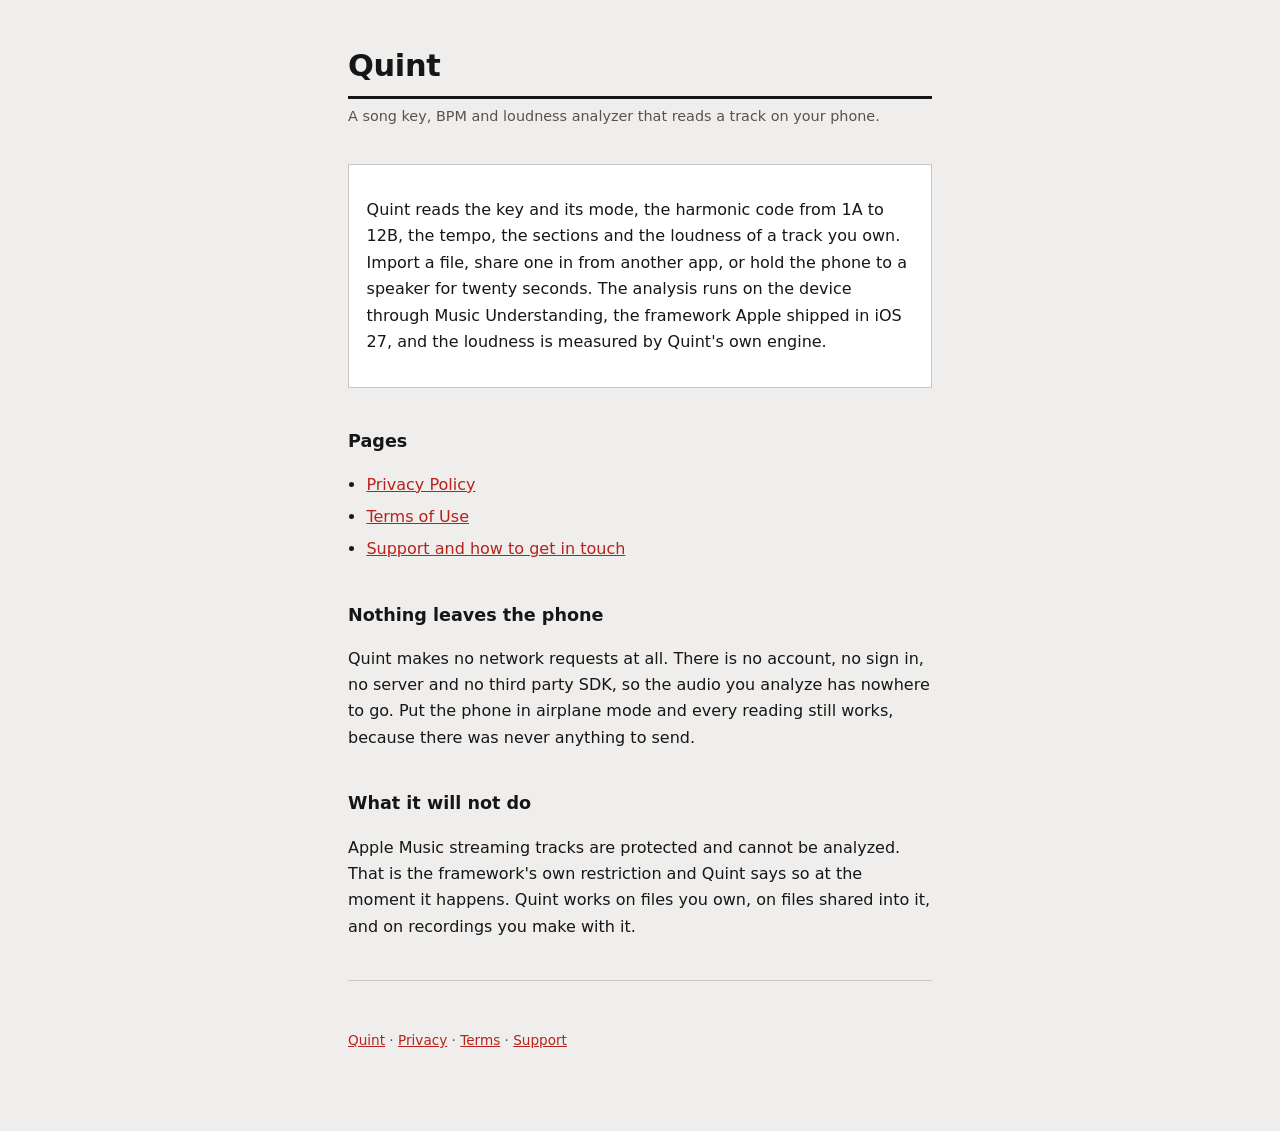
<file: index.html>
<!doctype html>
<html lang="en"><head>
<meta charset="utf-8">
<meta name="viewport" content="width=device-width,initial-scale=1">
<title>Quint | Quint</title>
<link rel="stylesheet" href="_style.css">
</head><body><main>
<h1>Quint</h1>
<p class="meta">A song key, BPM and loudness analyzer that reads a track on your phone.</p>

<div class="note">
<p>Quint reads the key and its mode, the harmonic code from 1A to 12B, the tempo, the
sections and the loudness of a track you own. Import a file, share one in from another
app, or hold the phone to a speaker for twenty seconds. The analysis runs on the device
through Music Understanding, the framework Apple shipped in iOS 27, and the loudness is
measured by Quint's own engine.</p>
</div>

<h2>Pages</h2>
<ul>
  <li><a href="privacy.html">Privacy Policy</a></li>
  <li><a href="terms.html">Terms of Use</a></li>
  <li><a href="support.html">Support and how to get in touch</a></li>
</ul>

<h2>Nothing leaves the phone</h2>
<p>Quint makes no network requests at all. There is no account, no sign in, no server and
no third party SDK, so the audio you analyze has nowhere to go. Put the phone in airplane
mode and every reading still works, because there was never anything to send.</p>

<h2>What it will not do</h2>
<p>Apple Music streaming tracks are protected and cannot be analyzed. That is the
framework's own restriction and Quint says so at the moment it happens. Quint works on
files you own, on files shared into it, and on recordings you make with it.</p>
<hr><footer><a href="index.html">Quint</a> &middot; <a href="privacy.html">Privacy</a> &middot; <a href="terms.html">Terms</a> &middot; <a href="support.html">Support</a></footer></main></body></html>
</file>
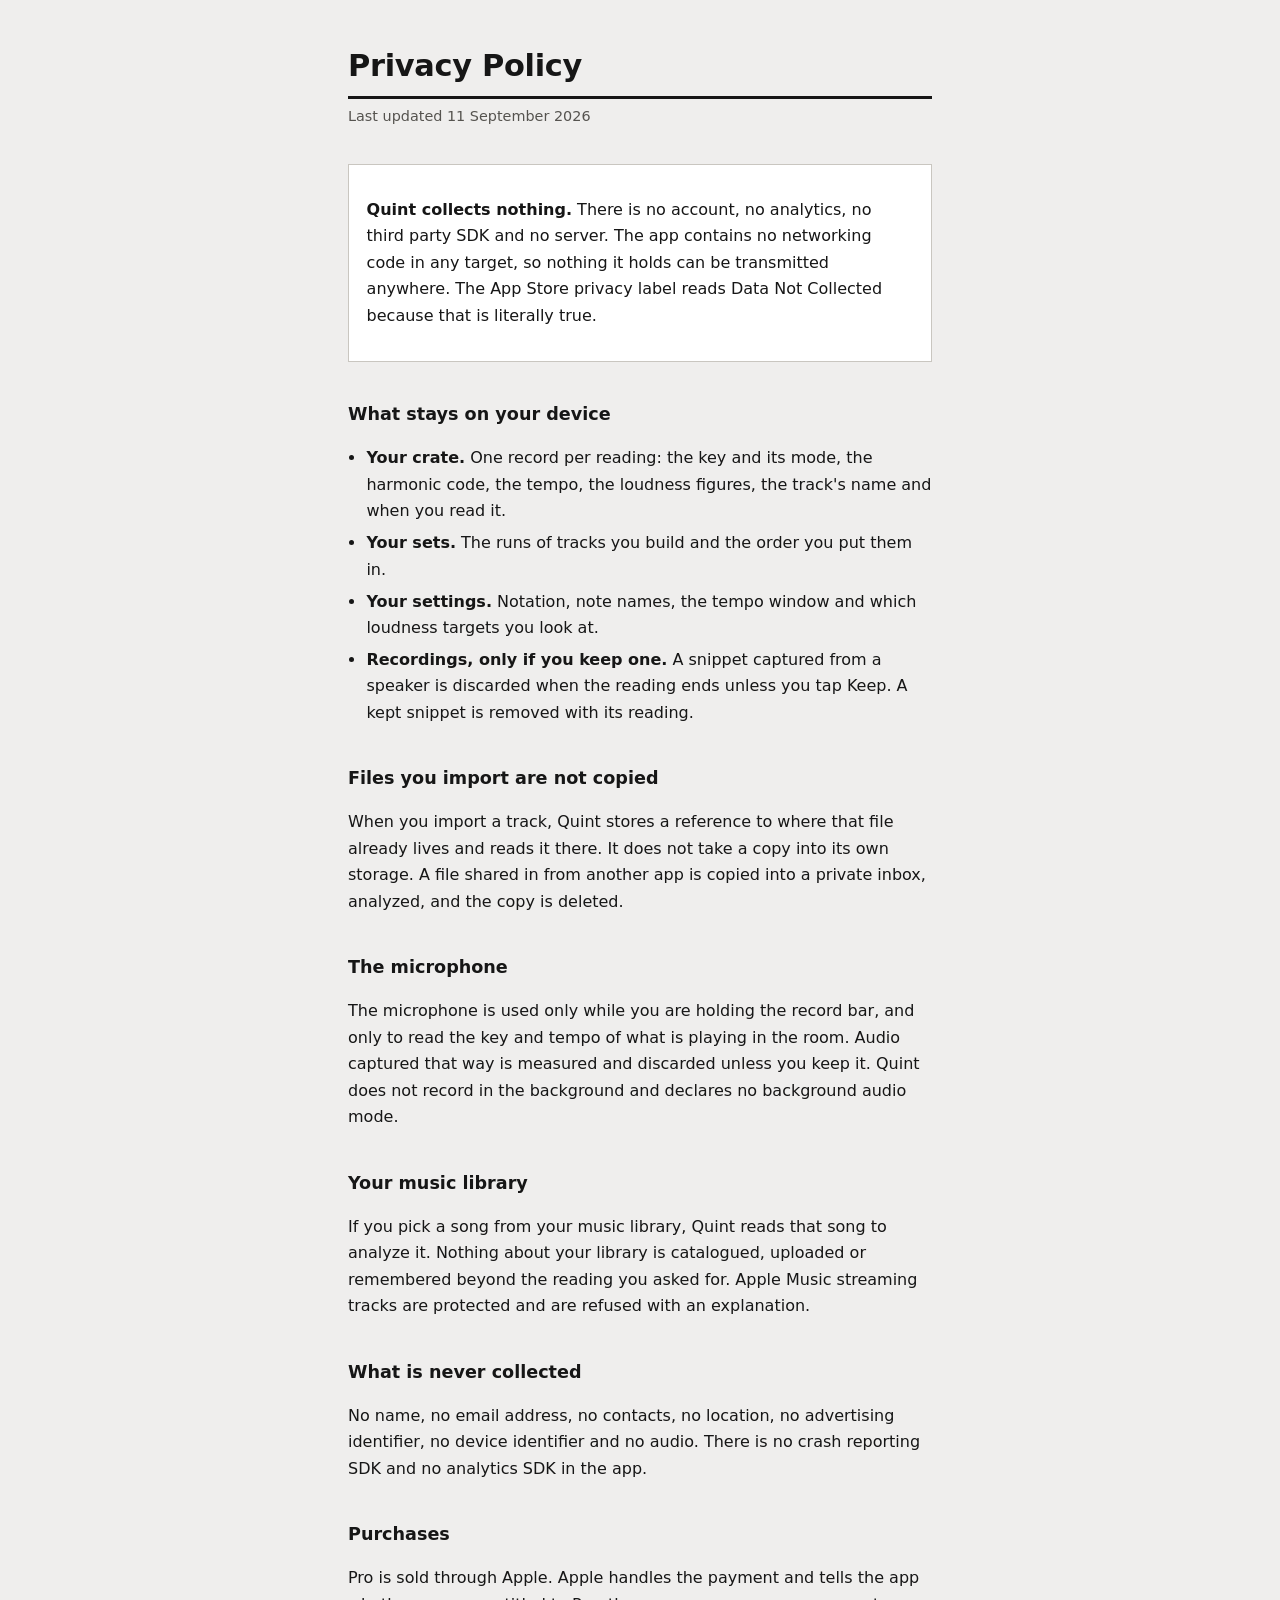
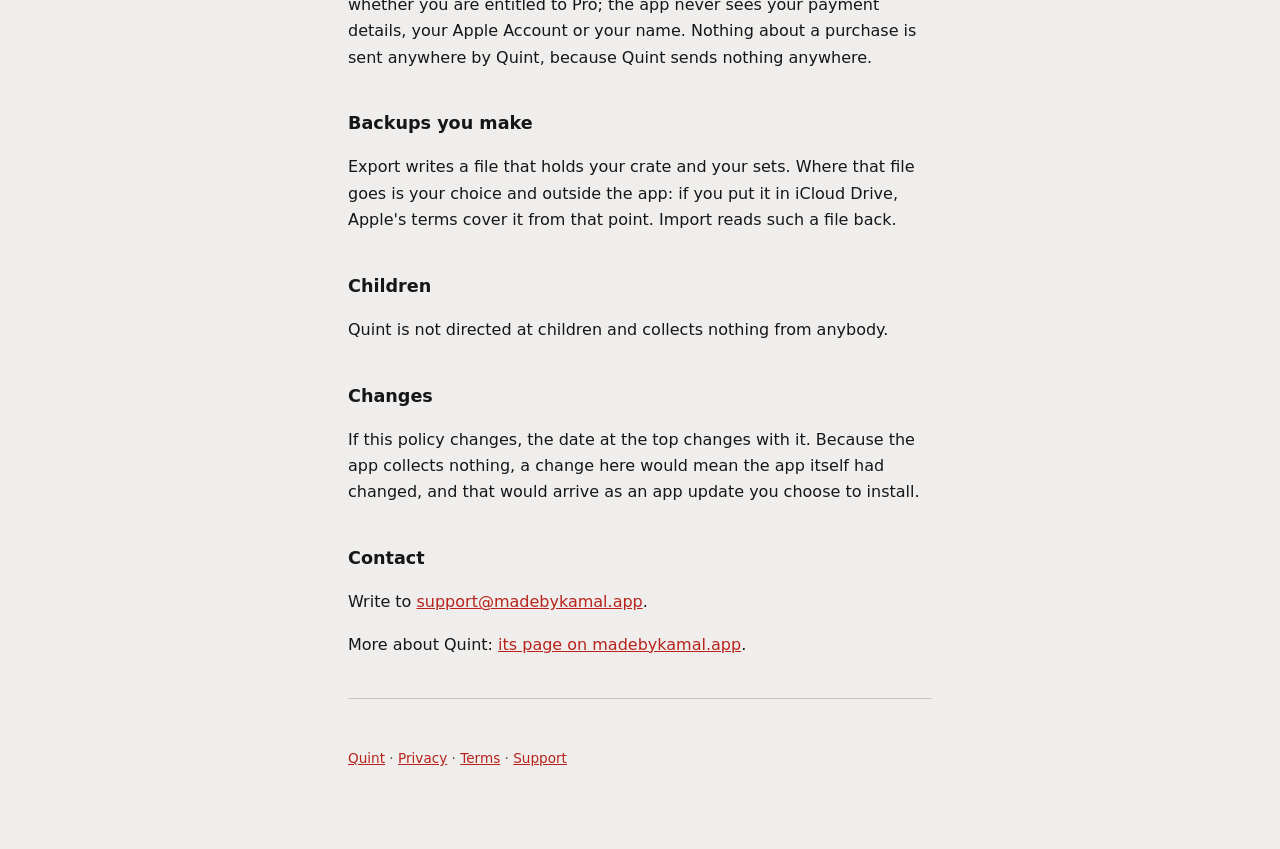
<file: privacy.html>
<!doctype html>
<html lang="en"><head>
<meta charset="utf-8">
<meta name="viewport" content="width=device-width,initial-scale=1">
<title>Privacy Policy | Quint</title>
<link rel="stylesheet" href="_style.css">
</head><body><main>
<h1>Privacy Policy</h1>
<p class="meta">Last updated 11 September 2026</p>

<div class="note">
<p><strong>Quint collects nothing.</strong> There is no account, no analytics, no third
party SDK and no server. The app contains no networking code in any target, so nothing it
holds can be transmitted anywhere. The App Store privacy label reads Data Not Collected
because that is literally true.</p>
</div>

<h2>What stays on your device</h2>
<ul>
  <li><strong>Your crate.</strong> One record per reading: the key and its mode, the
      harmonic code, the tempo, the loudness figures, the track's name and when you read
      it.</li>
  <li><strong>Your sets.</strong> The runs of tracks you build and the order you put them
      in.</li>
  <li><strong>Your settings.</strong> Notation, note names, the tempo window and which
      loudness targets you look at.</li>
  <li><strong>Recordings, only if you keep one.</strong> A snippet captured from a speaker
      is discarded when the reading ends unless you tap Keep. A kept snippet is removed
      with its reading.</li>
</ul>

<h2>Files you import are not copied</h2>
<p>When you import a track, Quint stores a reference to where that file already lives and
reads it there. It does not take a copy into its own storage. A file shared in from
another app is copied into a private inbox, analyzed, and the copy is deleted.</p>

<h2>The microphone</h2>
<p>The microphone is used only while you are holding the record bar, and only to read the
key and tempo of what is playing in the room. Audio captured that way is measured and
discarded unless you keep it. Quint does not record in the background and declares no
background audio mode.</p>

<h2>Your music library</h2>
<p>If you pick a song from your music library, Quint reads that song to analyze it.
Nothing about your library is catalogued, uploaded or remembered beyond the reading you
asked for. Apple Music streaming tracks are protected and are refused with an explanation.</p>

<h2>What is never collected</h2>
<p>No name, no email address, no contacts, no location, no advertising identifier, no
device identifier and no audio. There is no crash reporting SDK and no analytics SDK in
the app.</p>

<h2>Purchases</h2>
<p>Pro is sold through Apple. Apple handles the payment and tells the app whether you are
entitled to Pro; the app never sees your payment details, your Apple Account or your name.
Nothing about a purchase is sent anywhere by Quint, because Quint sends nothing anywhere.</p>

<h2>Backups you make</h2>
<p>Export writes a file that holds your crate and your sets. Where that file goes is your
choice and outside the app: if you put it in iCloud Drive, Apple's terms cover it from
that point. Import reads such a file back.</p>

<h2>Children</h2>
<p>Quint is not directed at children and collects nothing from anybody.</p>

<h2>Changes</h2>
<p>If this policy changes, the date at the top changes with it. Because the app collects
nothing, a change here would mean the app itself had changed, and that would arrive as an
app update you choose to install.</p>

<h2>Contact</h2>
<p>Write to <a href="mailto:support@madebykamal.app">support@madebykamal.app</a>.</p>
<p>More about Quint: <a href="https://madebykamal.app/apps/quint/">its page on madebykamal.app</a>.</p>
<hr><footer><a href="index.html">Quint</a> &middot; <a href="privacy.html">Privacy</a> &middot; <a href="terms.html">Terms</a> &middot; <a href="support.html">Support</a></footer></main></body></html>
</file>
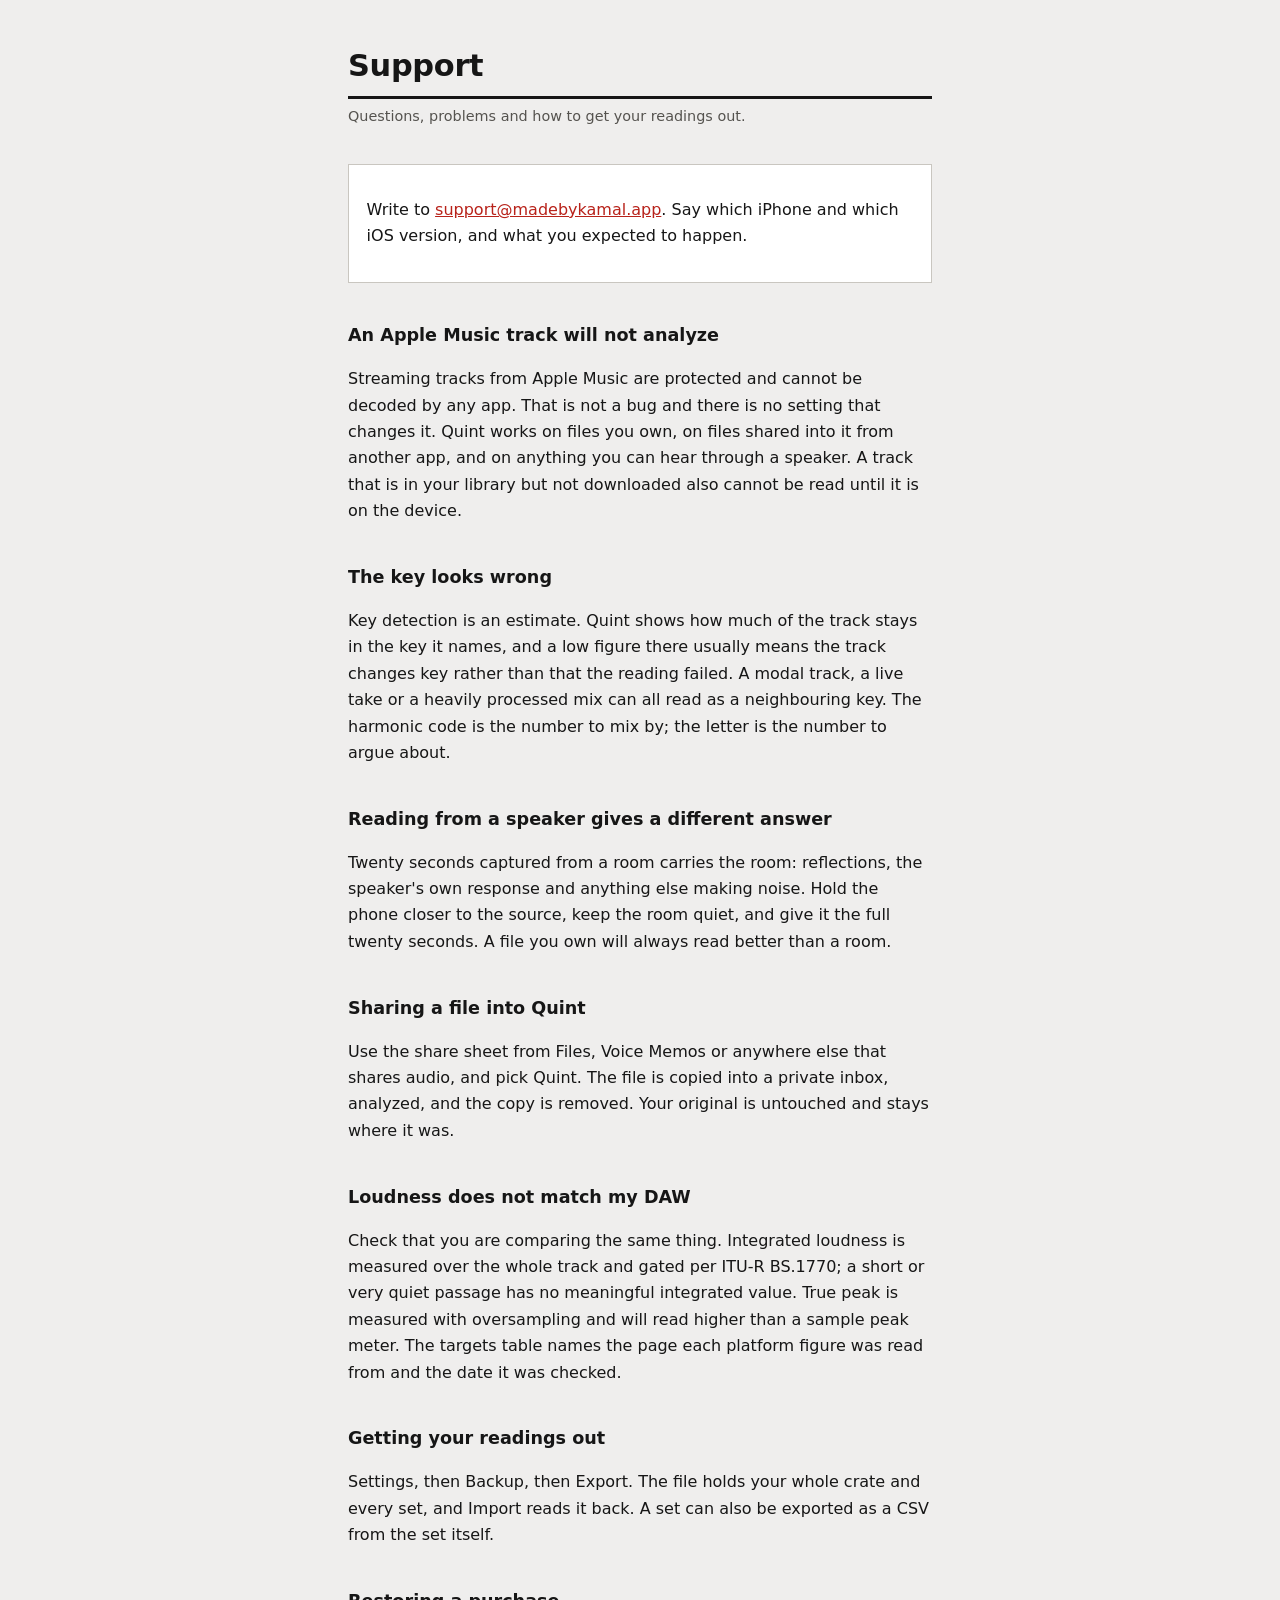
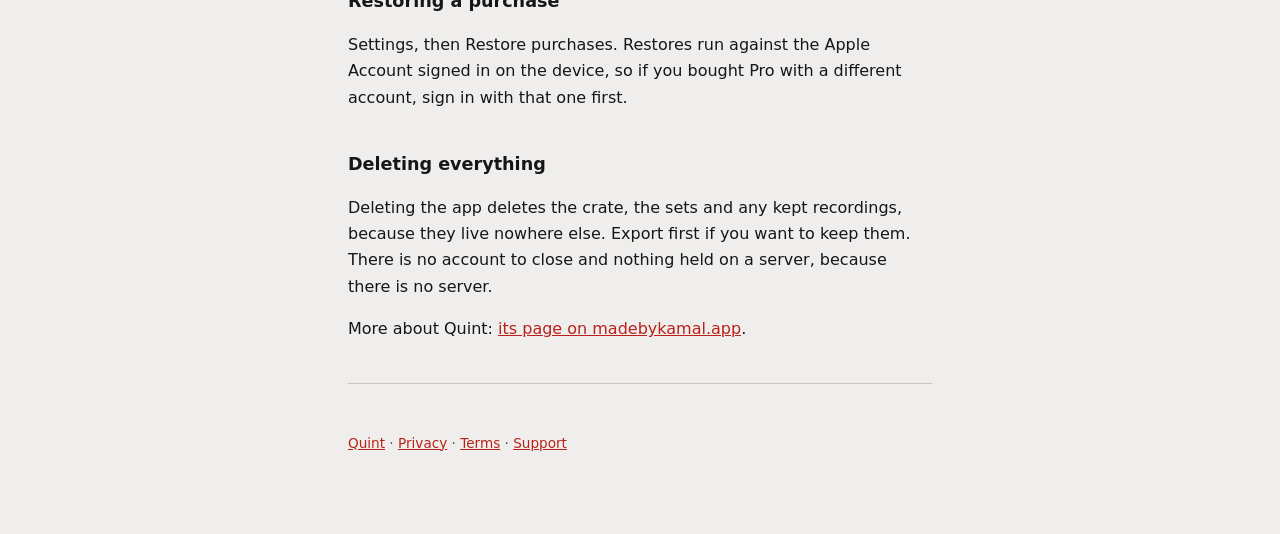
<file: support.html>
<!doctype html>
<html lang="en"><head>
<meta charset="utf-8">
<meta name="viewport" content="width=device-width,initial-scale=1">
<title>Support | Quint</title>
<link rel="stylesheet" href="_style.css">
</head><body><main>
<h1>Support</h1>
<p class="meta">Questions, problems and how to get your readings out.</p>

<div class="note">
<p>Write to <a href="mailto:support@madebykamal.app">support@madebykamal.app</a>.
Say which iPhone and which iOS version, and what you expected to happen.</p>
</div>

<h2>An Apple Music track will not analyze</h2>
<p>Streaming tracks from Apple Music are protected and cannot be decoded by any app. That
is not a bug and there is no setting that changes it. Quint works on files you own, on
files shared into it from another app, and on anything you can hear through a speaker.
A track that is in your library but not downloaded also cannot be read until it is on the
device.</p>

<h2>The key looks wrong</h2>
<p>Key detection is an estimate. Quint shows how much of the track stays in the key it
names, and a low figure there usually means the track changes key rather than that the
reading failed. A modal track, a live take or a heavily processed mix can all read as a
neighbouring key. The harmonic code is the number to mix by; the letter is the number to
argue about.</p>

<h2>Reading from a speaker gives a different answer</h2>
<p>Twenty seconds captured from a room carries the room: reflections, the speaker's own
response and anything else making noise. Hold the phone closer to the source, keep the
room quiet, and give it the full twenty seconds. A file you own will always read better
than a room.</p>

<h2>Sharing a file into Quint</h2>
<p>Use the share sheet from Files, Voice Memos or anywhere else that shares audio, and
pick Quint. The file is copied into a private inbox, analyzed, and the copy is removed.
Your original is untouched and stays where it was.</p>

<h2>Loudness does not match my DAW</h2>
<p>Check that you are comparing the same thing. Integrated loudness is measured over the
whole track and gated per ITU-R BS.1770; a short or very quiet passage has no meaningful
integrated value. True peak is measured with oversampling and will read higher than a
sample peak meter. The targets table names the page each platform figure was read from and
the date it was checked.</p>

<h2>Getting your readings out</h2>
<p>Settings, then Backup, then Export. The file holds your whole crate and every set, and
Import reads it back. A set can also be exported as a CSV from the set itself.</p>

<h2>Restoring a purchase</h2>
<p>Settings, then Restore purchases. Restores run against the Apple Account signed in on
the device, so if you bought Pro with a different account, sign in with that one first.</p>

<h2>Deleting everything</h2>
<p>Deleting the app deletes the crate, the sets and any kept recordings, because they live
nowhere else. Export first if you want to keep them. There is no account to close and
nothing held on a server, because there is no server.</p>
<p>More about Quint: <a href="https://madebykamal.app/apps/quint/">its page on madebykamal.app</a>.</p>
<hr><footer><a href="index.html">Quint</a> &middot; <a href="privacy.html">Privacy</a> &middot; <a href="terms.html">Terms</a> &middot; <a href="support.html">Support</a></footer></main></body></html>
</file>
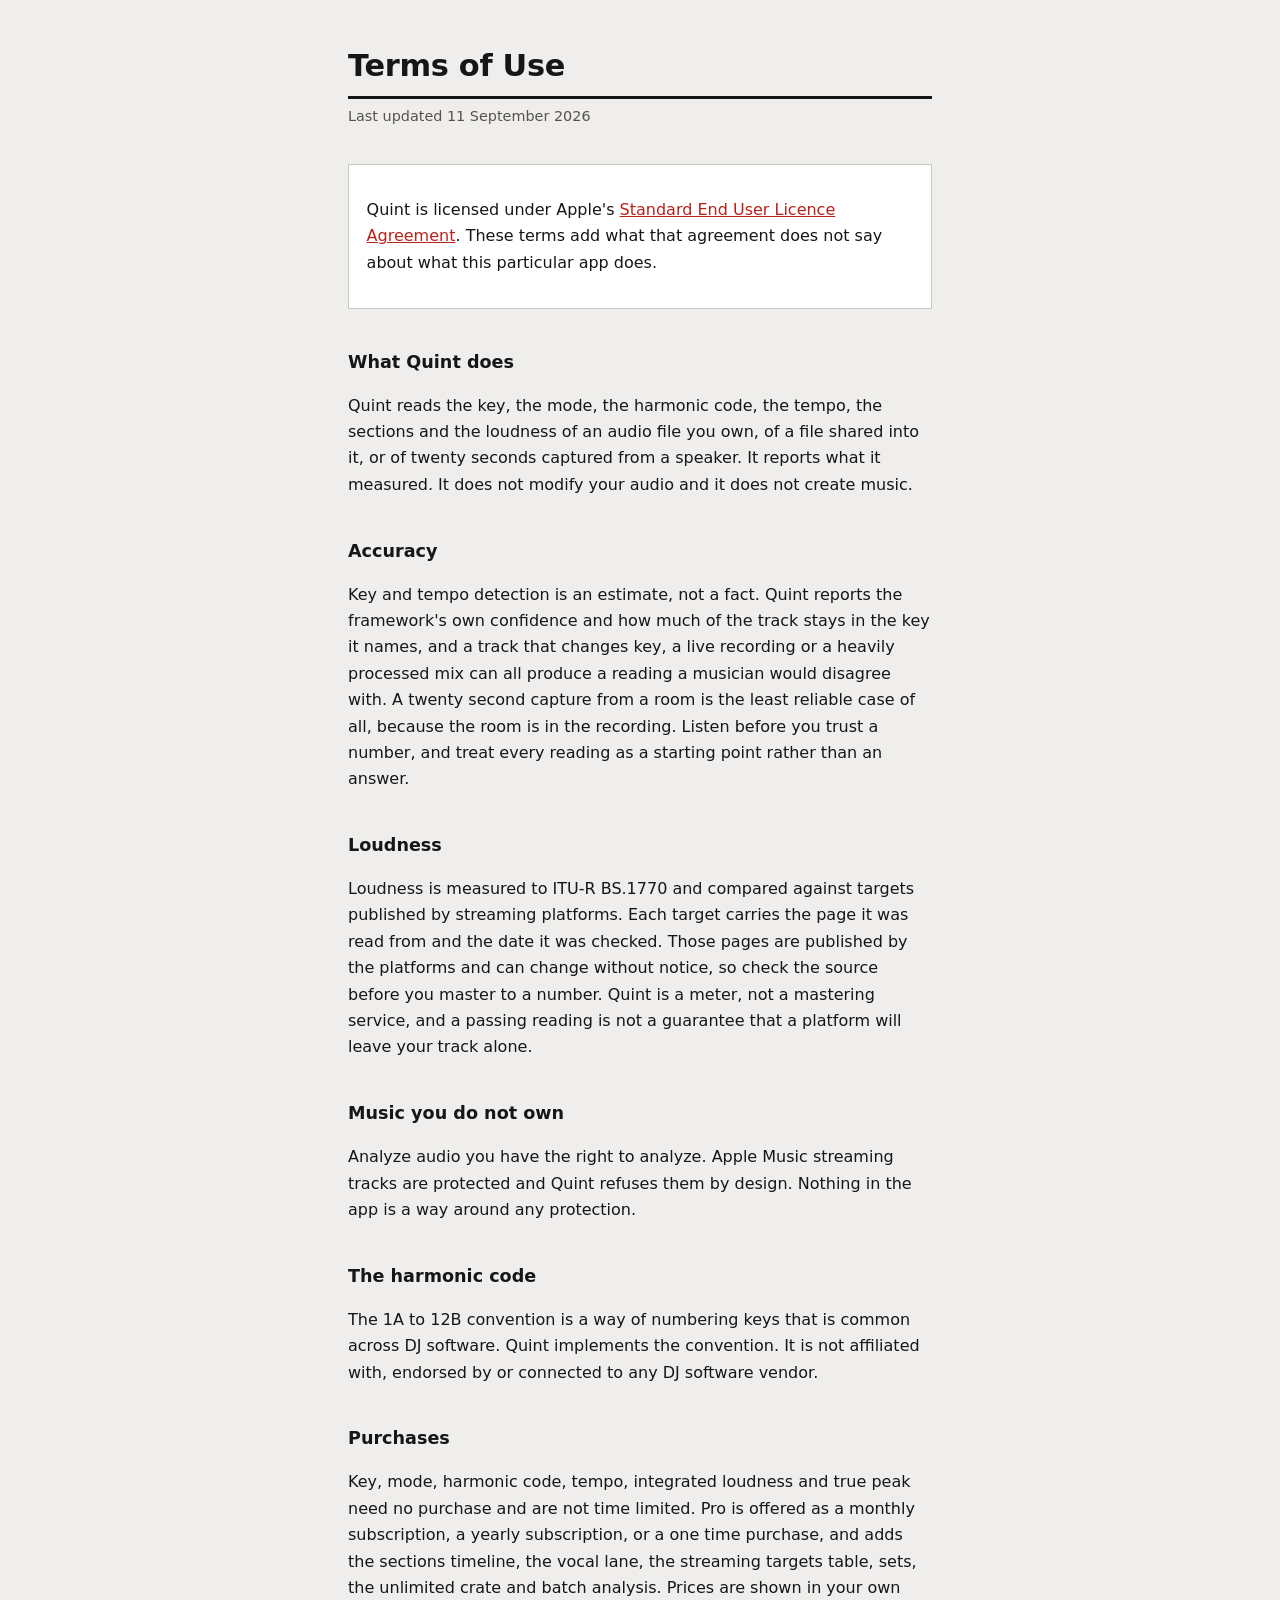
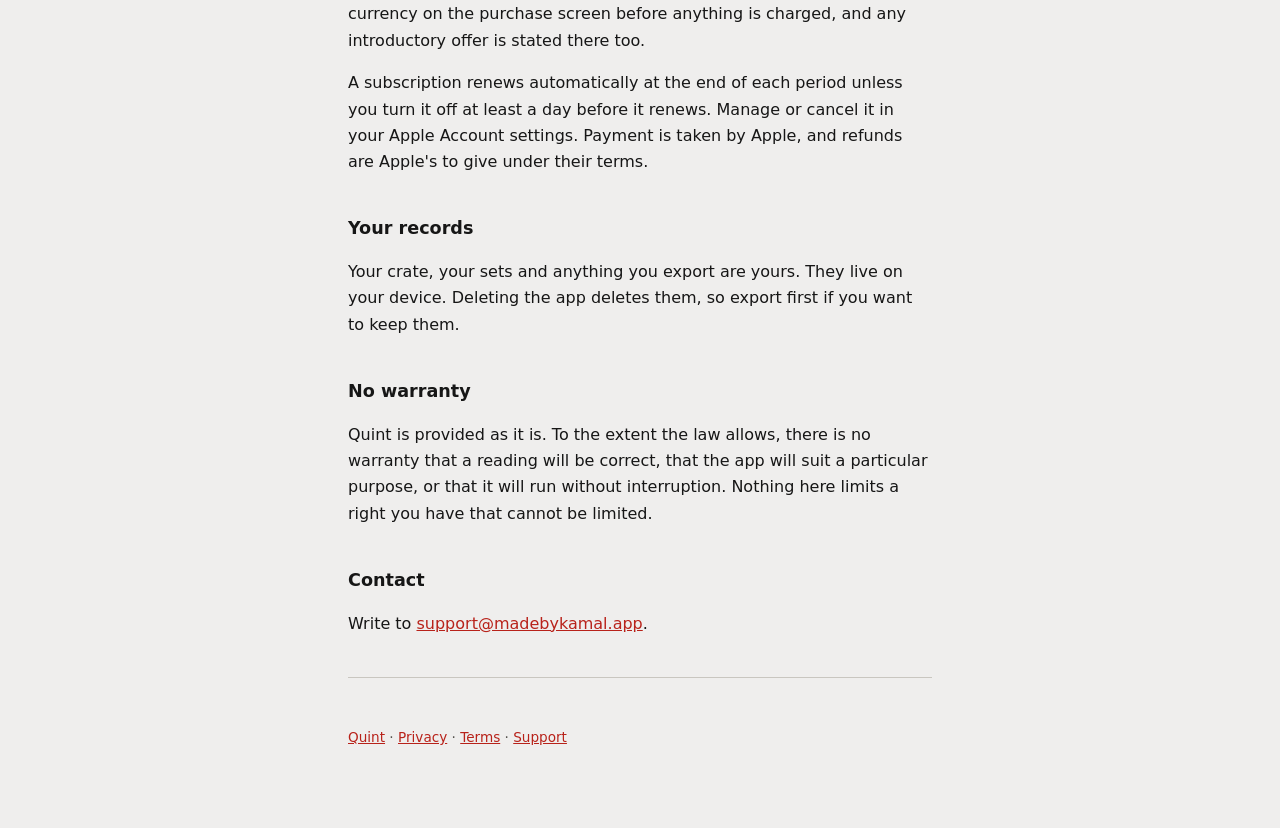
<file: terms.html>
<!doctype html>
<html lang="en"><head>
<meta charset="utf-8">
<meta name="viewport" content="width=device-width,initial-scale=1">
<title>Terms of Use | Quint</title>
<link rel="stylesheet" href="_style.css">
</head><body><main>
<h1>Terms of Use</h1>
<p class="meta">Last updated 11 September 2026</p>

<div class="note">
<p>Quint is licensed under Apple's <a
href="https://www.apple.com/legal/internet-services/itunes/dev/stdeula/">Standard End
User Licence Agreement</a>. These terms add what that agreement does not say about what
this particular app does.</p>
</div>

<h2>What Quint does</h2>
<p>Quint reads the key, the mode, the harmonic code, the tempo, the sections and the
loudness of an audio file you own, of a file shared into it, or of twenty seconds captured
from a speaker. It reports what it measured. It does not modify your audio and it does not
create music.</p>

<h2>Accuracy</h2>
<p>Key and tempo detection is an estimate, not a fact. Quint reports the framework's own
confidence and how much of the track stays in the key it names, and a track that changes
key, a live recording or a heavily processed mix can all produce a reading a musician
would disagree with. A twenty second capture from a room is the least reliable case of
all, because the room is in the recording. Listen before you trust a number, and treat
every reading as a starting point rather than an answer.</p>

<h2>Loudness</h2>
<p>Loudness is measured to ITU-R BS.1770 and compared against targets published by
streaming platforms. Each target carries the page it was read from and the date it was
checked. Those pages are published by the platforms and can change without notice, so
check the source before you master to a number. Quint is a meter, not a mastering service,
and a passing reading is not a guarantee that a platform will leave your track alone.</p>

<h2>Music you do not own</h2>
<p>Analyze audio you have the right to analyze. Apple Music streaming tracks are protected
and Quint refuses them by design. Nothing in the app is a way around any protection.</p>

<h2>The harmonic code</h2>
<p>The 1A to 12B convention is a way of numbering keys that is common across DJ software.
Quint implements the convention. It is not affiliated with, endorsed by or connected to
any DJ software vendor.</p>

<h2>Purchases</h2>
<p>Key, mode, harmonic code, tempo, integrated loudness and true peak need no purchase and
are not time limited. Pro is offered as a monthly subscription, a yearly subscription, or
a one time purchase, and adds the sections timeline, the vocal lane, the streaming targets
table, sets, the unlimited crate and batch analysis. Prices are shown in your own currency
on the purchase screen before anything is charged, and any introductory offer is stated
there too.</p>
<p>A subscription renews automatically at the end of each period unless you turn it off at
least a day before it renews. Manage or cancel it in your Apple Account settings. Payment
is taken by Apple, and refunds are Apple's to give under their terms.</p>

<h2>Your records</h2>
<p>Your crate, your sets and anything you export are yours. They live on your device.
Deleting the app deletes them, so export first if you want to keep them.</p>

<h2>No warranty</h2>
<p>Quint is provided as it is. To the extent the law allows, there is no warranty that a
reading will be correct, that the app will suit a particular purpose, or that it will run
without interruption. Nothing here limits a right you have that cannot be limited.</p>

<h2>Contact</h2>
<p>Write to <a href="mailto:support@madebykamal.app">support@madebykamal.app</a>.</p>
<hr><footer><a href="index.html">Quint</a> &middot; <a href="privacy.html">Privacy</a> &middot; <a href="terms.html">Terms</a> &middot; <a href="support.html">Support</a></footer></main></body></html>
</file>
<file: _style.css>
/* Quint's own palette, the same numbers the app draws with:
   ground #EFEEED, ink #161616, accent #B8221A, and their dark pairs. */
:root { --ink:#161616; --soft:#55534F; --rule:#C9C6C0; --ground:#EFEEED;
        --surface:#FFFFFF; --accent:#B8221A; }
@media (prefers-color-scheme: dark) {
  :root { --ink:#EDEDED; --soft:#9C9A96; --rule:#2B2B2B; --ground:#131313;
          --surface:#1A1A1A; --accent:#FF3A30; }
}
* { box-sizing: border-box; }
body { margin:0; background:var(--ground); color:var(--ink);
       font:16px/1.65 -apple-system,BlinkMacSystemFont,"Segoe UI",system-ui,sans-serif; }
main { max-width:39rem; margin:0 auto; padding:3rem 1.25rem 5rem; }
h1 { font-size:1.9rem; line-height:1.2; margin:0 0 .4rem; letter-spacing:-.01em; }
h1::after { content:""; display:block; height:3px; background:var(--ink); margin-top:.7rem; }
h2 { font-size:1.1rem; margin:2.4rem 0 .6rem; }
.meta { color:var(--soft); font-size:.9rem; margin:0 0 2.2rem; }
a { color:var(--accent); }
hr { border:0; border-top:1px solid var(--rule); margin:2.5rem 0; }
ul { padding-left:1.15rem; } li { margin:.35rem 0; }
.note { background:var(--surface); border:1px solid var(--rule); padding:1rem 1.1rem; }
code { font-size:.9em; }
footer { color:var(--soft); font-size:.85rem; margin-top:3rem; }
</file>
